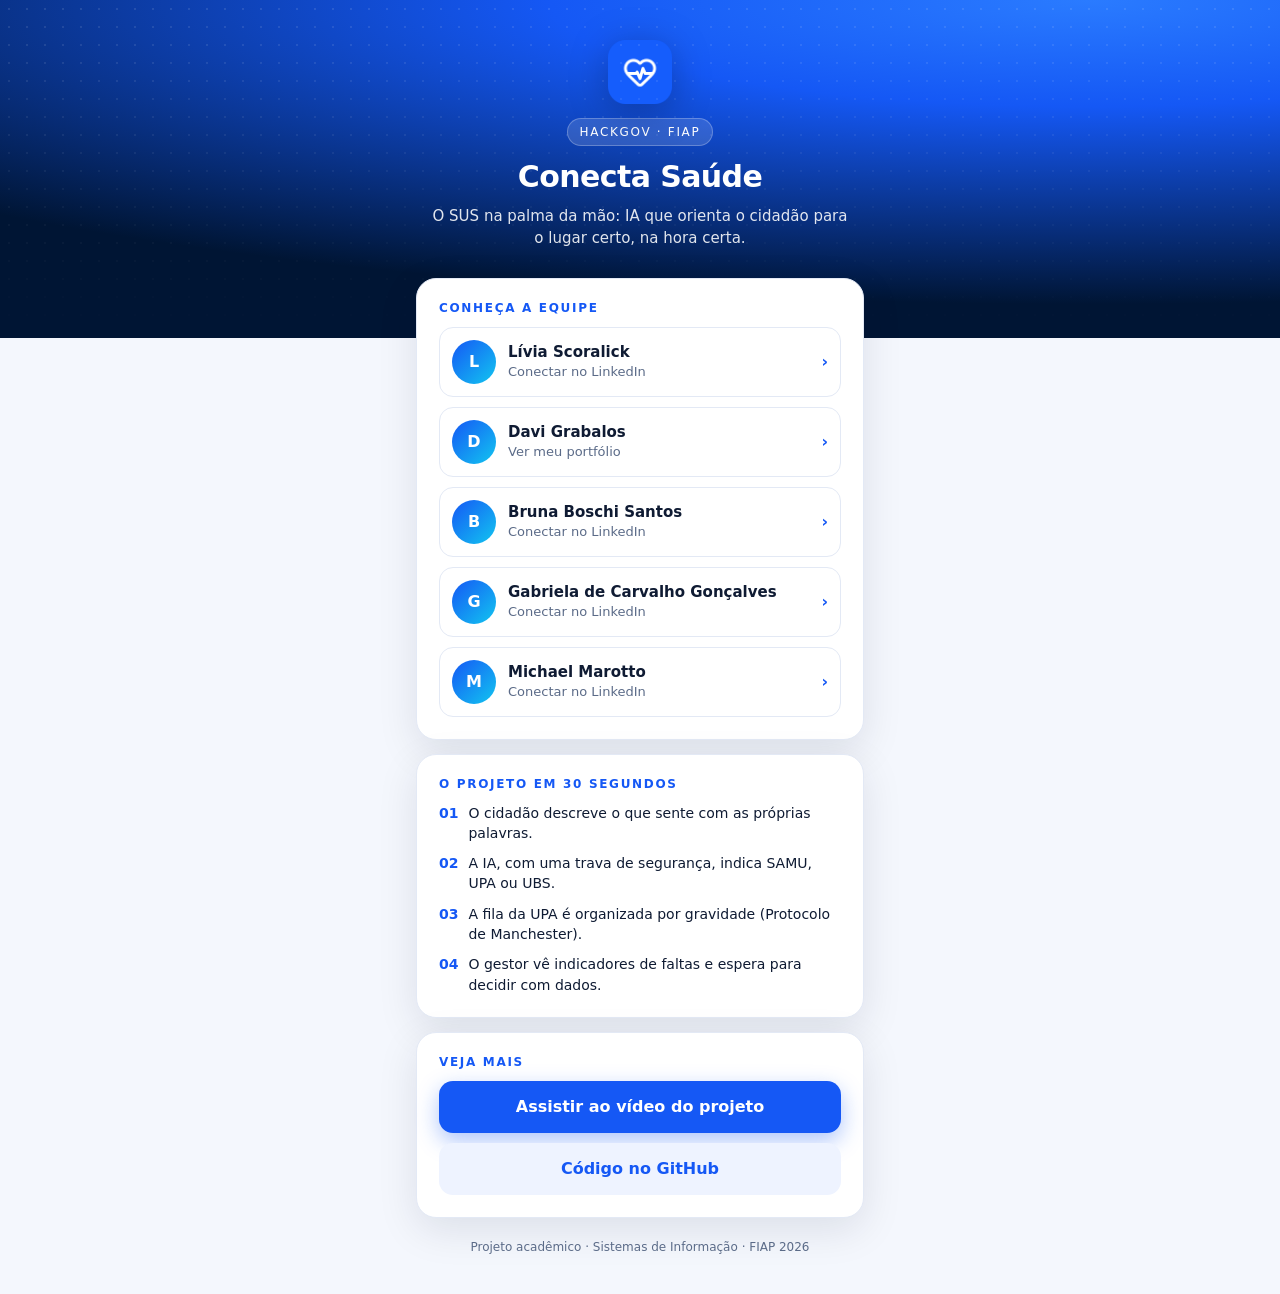
<file: index.html>
<!doctype html>
<html lang="pt-BR">
<head>
<meta charset="utf-8">
<meta name="viewport" content="width=device-width, initial-scale=1">
<title>Conecta Saúde | Equipe</title>
<meta name="description" content="Conecta Saúde: o SUS na palma da mão, com IA que orienta o cidadão para o lugar certo.">
<meta property="og:title" content="Conecta Saúde | Conheça a equipe">
<meta property="og:description" content="IA que orienta o cidadão: SAMU, UPA ou UBS. Projeto HackGov FIAP.">
<link rel="icon" href="favicon.svg">
<link rel="stylesheet" href="estilo.css">
</head>
<body>
<header class="topo">
  <img class="logo" src="simbolo.png" alt="Conecta Saúde">
  <div class="selo">HackGov · FIAP</div>
  <h1>Conecta Saúde</h1>
  <p class="frase" id="frase"></p>
</header>
<main>
  <section class="cartao">
    <p class="titulo-secao">Conheça a equipe</p>
    <div id="equipe"></div>
  </section>

  <section class="cartao">
    <p class="titulo-secao">O projeto em 30 segundos</p>
    <ul class="lista-fatos">
      <li><b>01</b> O cidadão descreve o que sente com as próprias palavras.</li>
      <li><b>02</b> A IA, com uma trava de segurança, indica SAMU, UPA ou UBS.</li>
      <li><b>03</b> A fila da UPA é organizada por gravidade (Protocolo de Manchester).</li>
      <li><b>04</b> O gestor vê indicadores de faltas e espera para decidir com dados.</li>
    </ul>
  </section>

  <section class="cartao">
    <p class="titulo-secao">Veja mais</p>
    <a class="botao primario" id="video" target="_blank" rel="noopener">Assistir ao vídeo do projeto</a>
    <a class="botao secundario" id="front" target="_blank" rel="noopener">Código no GitHub</a>
  </section>

  <p class="rodape">Projeto acadêmico · Sistemas de Informação · FIAP 2026</p>
</main>
<script src="membros.js"></script>
<script>
  document.getElementById("frase").textContent = PROJETO.frase;
  const pronto = (u) => u && !u.startsWith("COLE_AQUI");
  const v = document.getElementById("video");
  if (pronto(PROJETO.video)) v.href = PROJETO.video; else v.style.display = "none";
  document.getElementById("front").href = PROJETO.frontend;
  const alvo = document.getElementById("equipe");
  MEMBROS.filter(m => m.mostrar).forEach(m => {
    const a = document.createElement("a");
    a.className = "pessoa";
    a.href = m.id + ".html";
    a.innerHTML = `<div class="avatar">${m.primeiroNome[0]}</div>
      <div><strong></strong><span></span></div><div class="seta">›</div>`;
    a.querySelector("strong").textContent = m.nome;
    a.querySelector("span").textContent = m.rotulo;
    alvo.appendChild(a);
  });
</script>
</body>
</html>
</file>
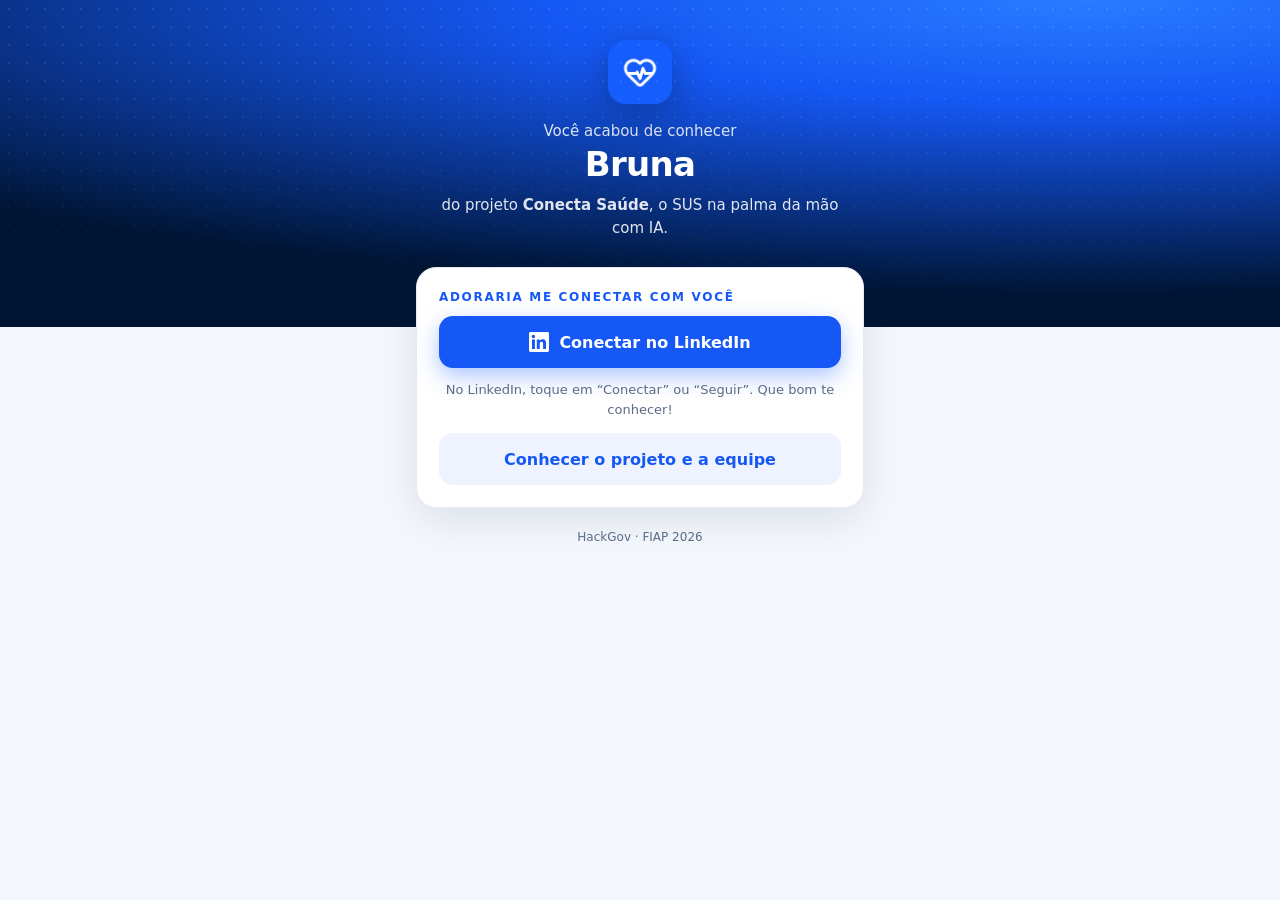
<file: bruna.html>
<!doctype html>
<html lang="pt-BR">
<head>
<meta charset="utf-8">
<meta name="viewport" content="width=device-width, initial-scale=1">
<title>Conecta Saúde | Prazer!</title>
<meta property="og:title" content="Você acabou de conhecer alguém do Conecta Saúde">
<link rel="icon" href="favicon.svg">
<link rel="stylesheet" href="estilo.css">
</head>
<body>
<header class="topo">
  <img class="logo" src="simbolo.png" alt="Conecta Saúde">
  <p class="ola">Você acabou de conhecer</p>
  <p class="nome-grande" id="nome"></p>
  <p class="frase">do projeto <strong>Conecta Saúde</strong>, o SUS na palma da mão com IA.</p>
</header>
<main>
  <section class="cartao">
    <p class="titulo-secao" id="convite"></p>
    <a class="botao primario" id="principal" rel="noopener">
      <svg width="20" height="20" viewBox="0 0 24 24" fill="currentColor" aria-hidden="true"><path d="M20.45 20.45h-3.56v-5.57c0-1.33-.02-3.04-1.85-3.04-1.85 0-2.14 1.45-2.14 2.94v5.67H9.35V9h3.41v1.56h.05c.48-.9 1.64-1.85 3.37-1.85 3.6 0 4.27 2.37 4.27 5.46v6.28zM5.34 7.43a2.06 2.06 0 1 1 0-4.13 2.06 2.06 0 0 1 0 4.13zM7.12 20.45H3.56V9h3.56v11.45zM22.22 0H1.77C.79 0 0 .77 0 1.73v20.54C0 23.23.79 24 1.77 24h20.45c.98 0 1.78-.77 1.78-1.73V1.73C24 .77 23.2 0 22.22 0z"/></svg>
      <span id="rotulo"></span>
    </a>
    <p class="aviso" id="aviso">Link ainda não configurado.</p>
    <p class="dica" id="dica"></p>
    <a class="botao secundario" href="./" style="margin-top:14px">Conhecer o projeto e a equipe</a>
  </section>
  <p class="rodape">HackGov · FIAP 2026</p>
</main>
<script src="membros.js"></script>
<script>
  const id = location.pathname.split("/").filter(Boolean).pop().replace(/\.html$/, "");
  const m = MEMBROS.find(x => x.id === id) || MEMBROS[0];
  document.title = "Conecta Saúde | " + m.primeiroNome;
  document.getElementById("nome").textContent = m.primeiroNome;
  document.getElementById("convite").textContent = "Adoraria me conectar com você";
  document.getElementById("rotulo").textContent = m.rotulo;
  const ehLinkedin = /linkedin\.com/i.test(m.link);
  document.getElementById("dica").textContent = ehLinkedin
    ? "No LinkedIn, toque em “Conectar” ou “Seguir”. Que bom te conhecer!"
    : "Que bom te conhecer!";
  const b = document.getElementById("principal");
  if (m.link && !m.link.startsWith("COLE_AQUI")) b.href = m.link;
  else { b.removeAttribute("href"); b.style.opacity = .5; document.getElementById("aviso").style.display = "block"; }
</script>
</body>
</html>
</file>
<file: estilo.css>
:root{--azul:#1558f5;--ciano:#12c6f0;--noite:#001534;--texto:#0f1b33;--suave:#5b6b88;--fundo:#f4f7fd;--cartao:#ffffff;--borda:#e3e9f5}
*{box-sizing:border-box;margin:0;padding:0}
body{font-family:"Inter",system-ui,-apple-system,"Segoe UI",Roboto,sans-serif;background:var(--fundo);color:var(--texto);min-height:100vh;-webkit-font-smoothing:antialiased}
.topo{background:radial-gradient(120% 90% at 85% 0%,#2a7bff 0%,var(--azul) 35%,var(--noite) 100%);color:#fff;padding:40px 20px 88px;text-align:center;position:relative;overflow:hidden}
.topo::after{content:"";position:absolute;inset:0;background-image:radial-gradient(rgba(255,255,255,.18) 1px,transparent 1px);background-size:18px 18px;mask-image:linear-gradient(to bottom,rgba(0,0,0,.6),transparent);pointer-events:none}
.logo{display:block;margin:0 auto;width:64px;height:auto;filter:drop-shadow(0 6px 18px rgba(0,0,0,.25))}
.selo{display:inline-block;margin-top:14px;font-size:12px;letter-spacing:.14em;text-transform:uppercase;background:rgba(255,255,255,.14);border:1px solid rgba(255,255,255,.25);padding:6px 12px;border-radius:999px}
h1{font-size:30px;line-height:1.15;margin-top:14px;font-weight:800;letter-spacing:-.02em}
.frase{max-width:420px;margin:10px auto 0;font-size:15px;line-height:1.5;color:rgba(255,255,255,.88)}
main{max-width:480px;margin:-60px auto 0;padding:0 16px 40px;position:relative;z-index:1}
.cartao{background:var(--cartao);border:1px solid var(--borda);border-radius:20px;padding:22px;box-shadow:0 12px 40px rgba(0,21,52,.10)}
.cartao+.cartao{margin-top:14px}
.titulo-secao{font-size:12px;font-weight:700;letter-spacing:.14em;text-transform:uppercase;color:var(--azul);margin-bottom:12px}
.botao{display:flex;align-items:center;justify-content:center;gap:10px;width:100%;min-height:52px;border-radius:14px;font-weight:700;font-size:16px;text-decoration:none;transition:transform .12s ease,box-shadow .12s ease}
.botao:active{transform:scale(.98)}
.primario{background:var(--azul);color:#fff;box-shadow:0 8px 22px rgba(21,88,245,.35)}
.secundario{background:#eef3ff;color:var(--azul)}
.botao+.botao{margin-top:10px}
.pessoa{display:flex;align-items:center;gap:12px;padding:12px;border-radius:14px;text-decoration:none;color:inherit;border:1px solid var(--borda)}
.pessoa+.pessoa{margin-top:10px}
.avatar{flex:none;width:44px;height:44px;border-radius:50%;display:grid;place-items:center;font-weight:800;color:#fff;background:linear-gradient(135deg,var(--azul),var(--ciano))}
.pessoa strong{display:block;font-size:15px}
.pessoa span{font-size:13px;color:var(--suave)}
.seta{margin-left:auto;color:var(--azul);font-weight:800}
.ola{font-size:15px;color:rgba(255,255,255,.85);margin-top:18px}
.nome-grande{font-size:34px;font-weight:800;letter-spacing:-.02em;margin-top:4px}
.dica{font-size:13px;color:var(--suave);text-align:center;margin-top:12px;line-height:1.5}
.lista-fatos{list-style:none;display:grid;gap:10px}
.lista-fatos li{display:flex;gap:10px;font-size:14px;line-height:1.45}
.lista-fatos b{color:var(--azul)}
.rodape{text-align:center;font-size:12px;color:var(--suave);margin-top:22px}
.aviso{display:none;margin-top:10px;font-size:12px;color:#b42318;text-align:center}
svg{flex:none}
</file>
